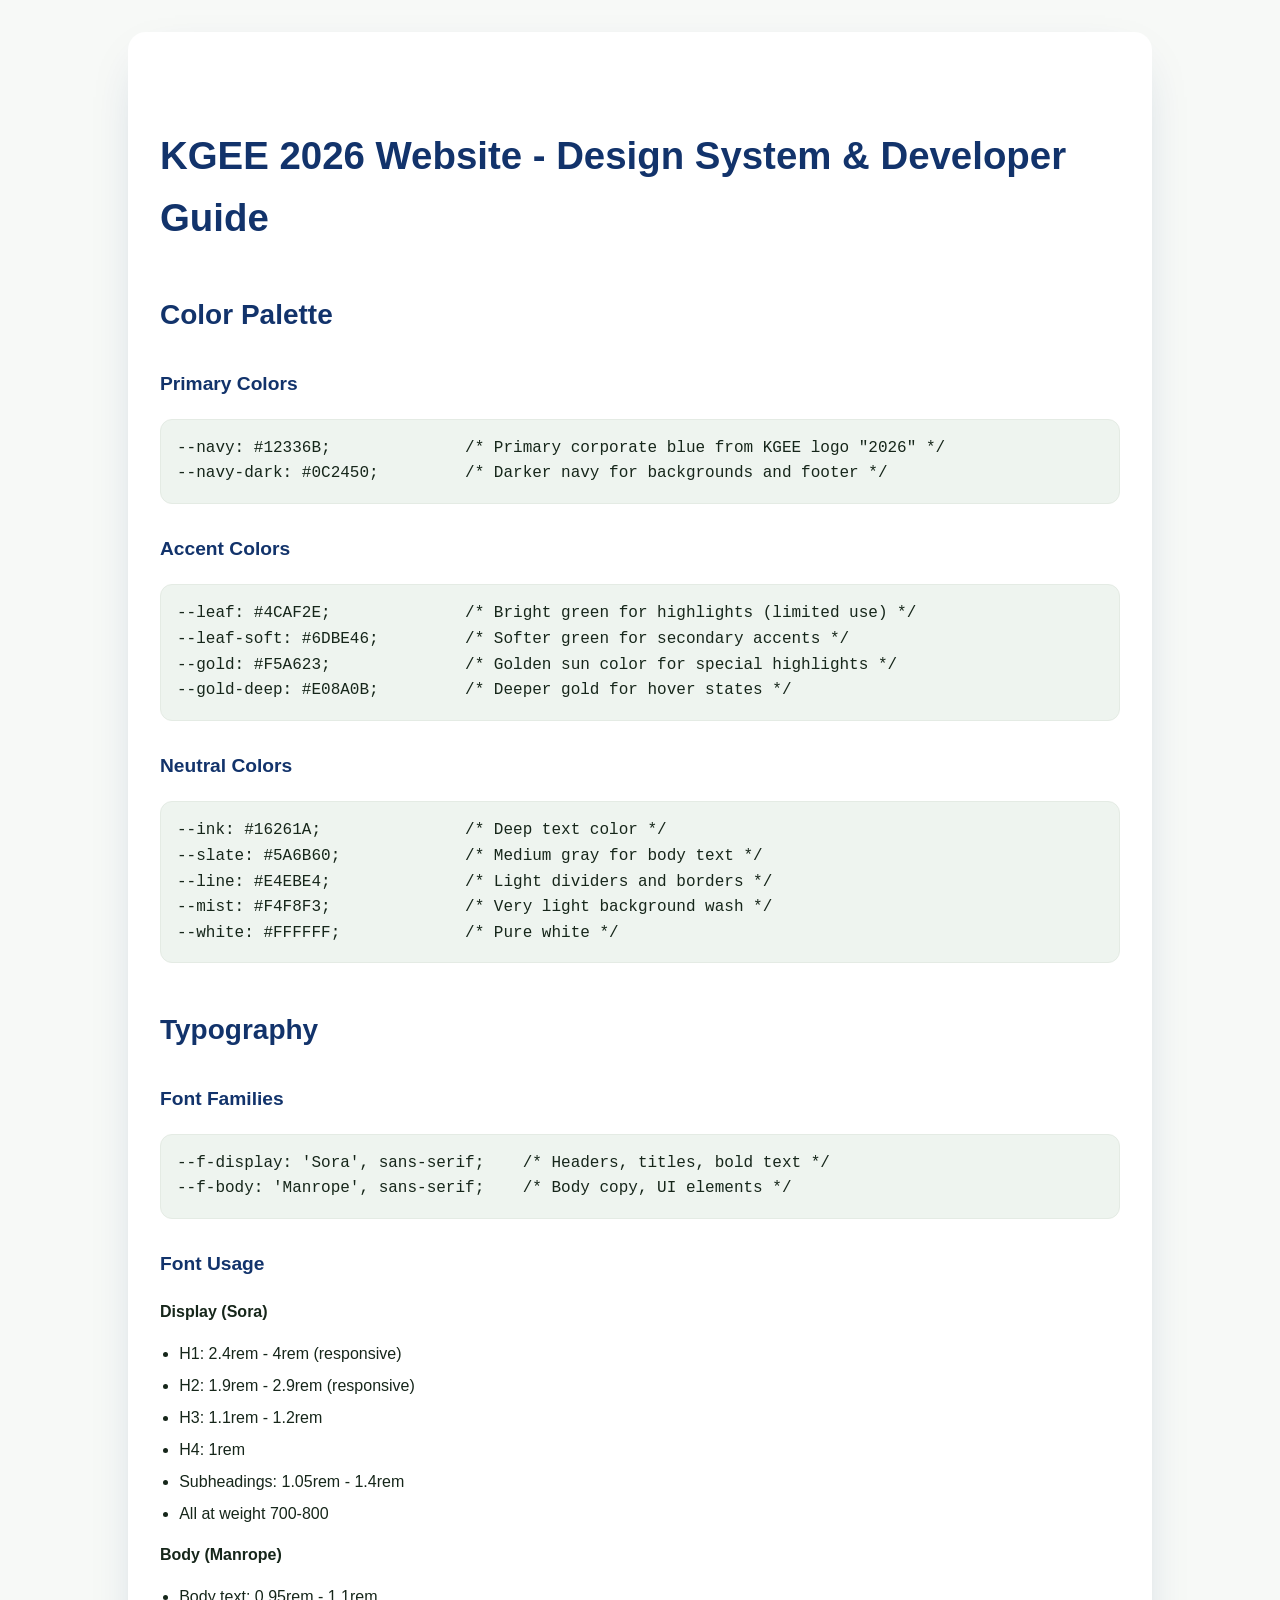
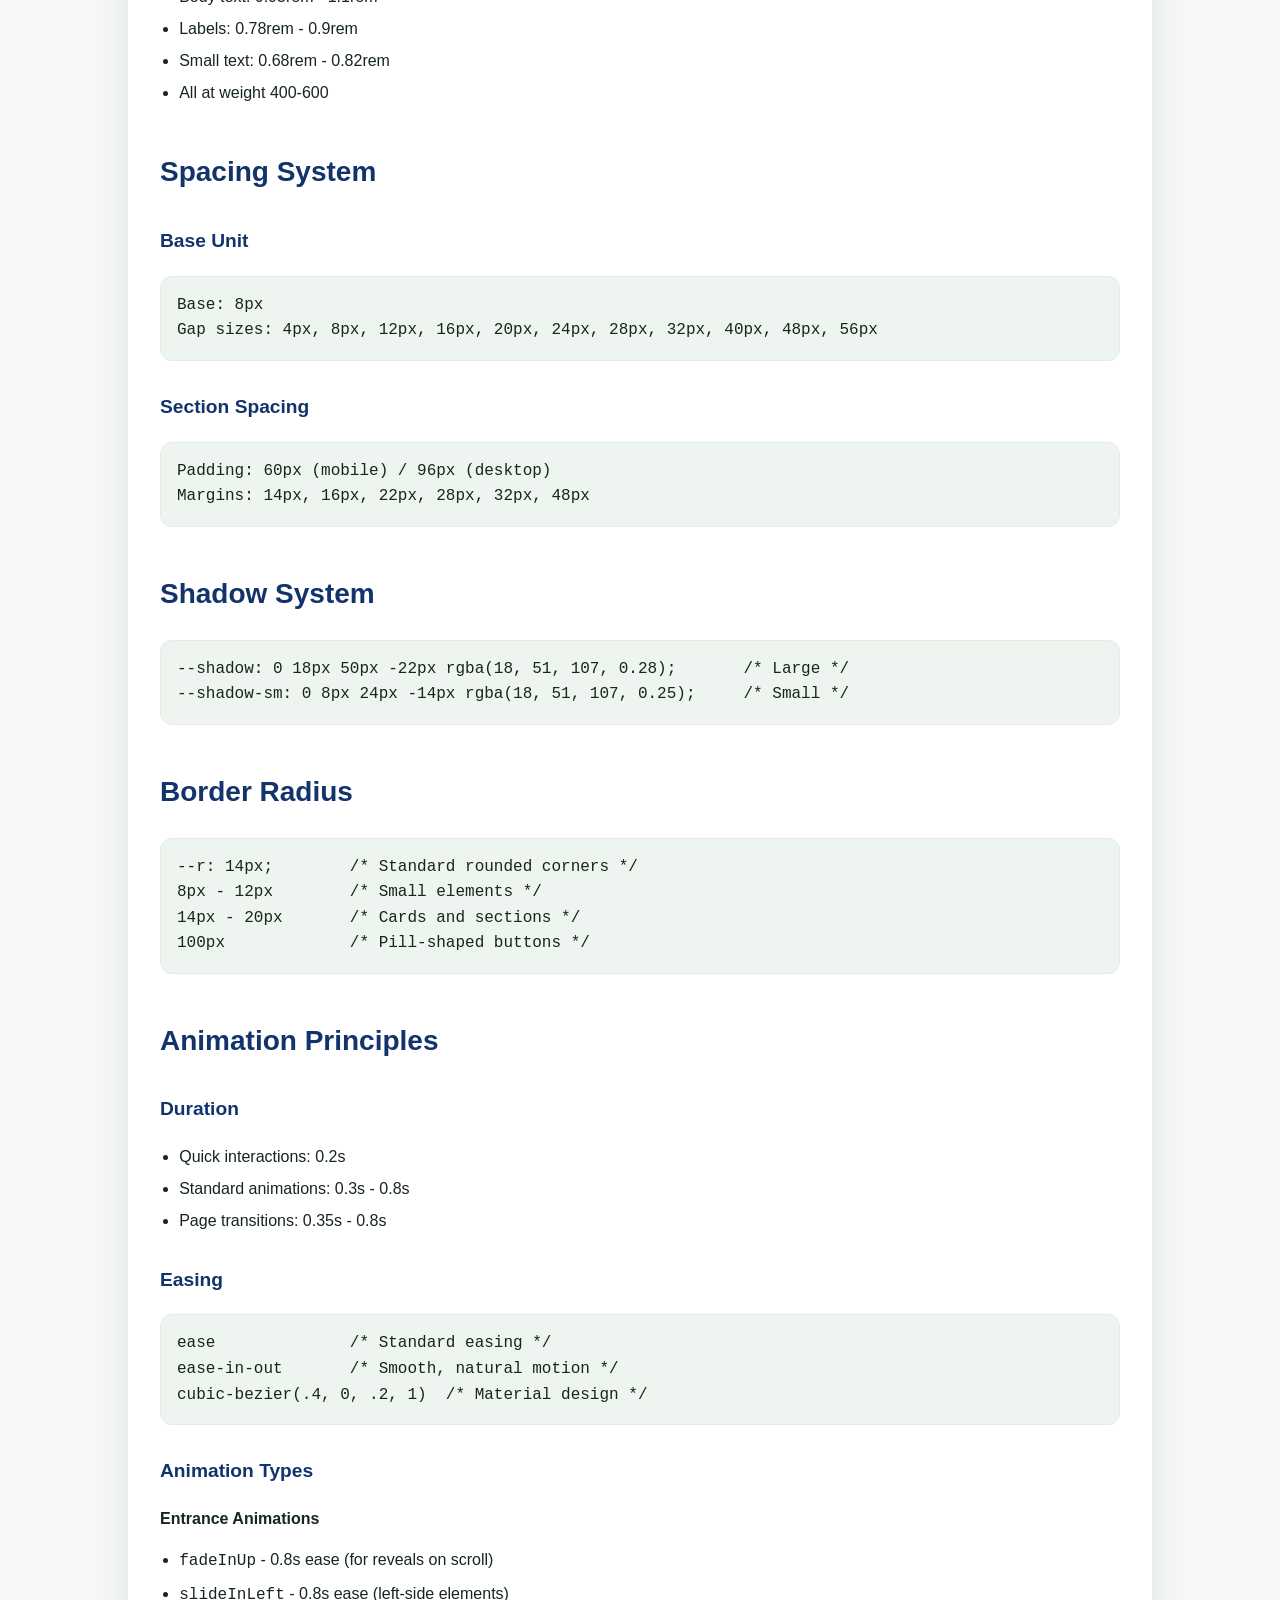
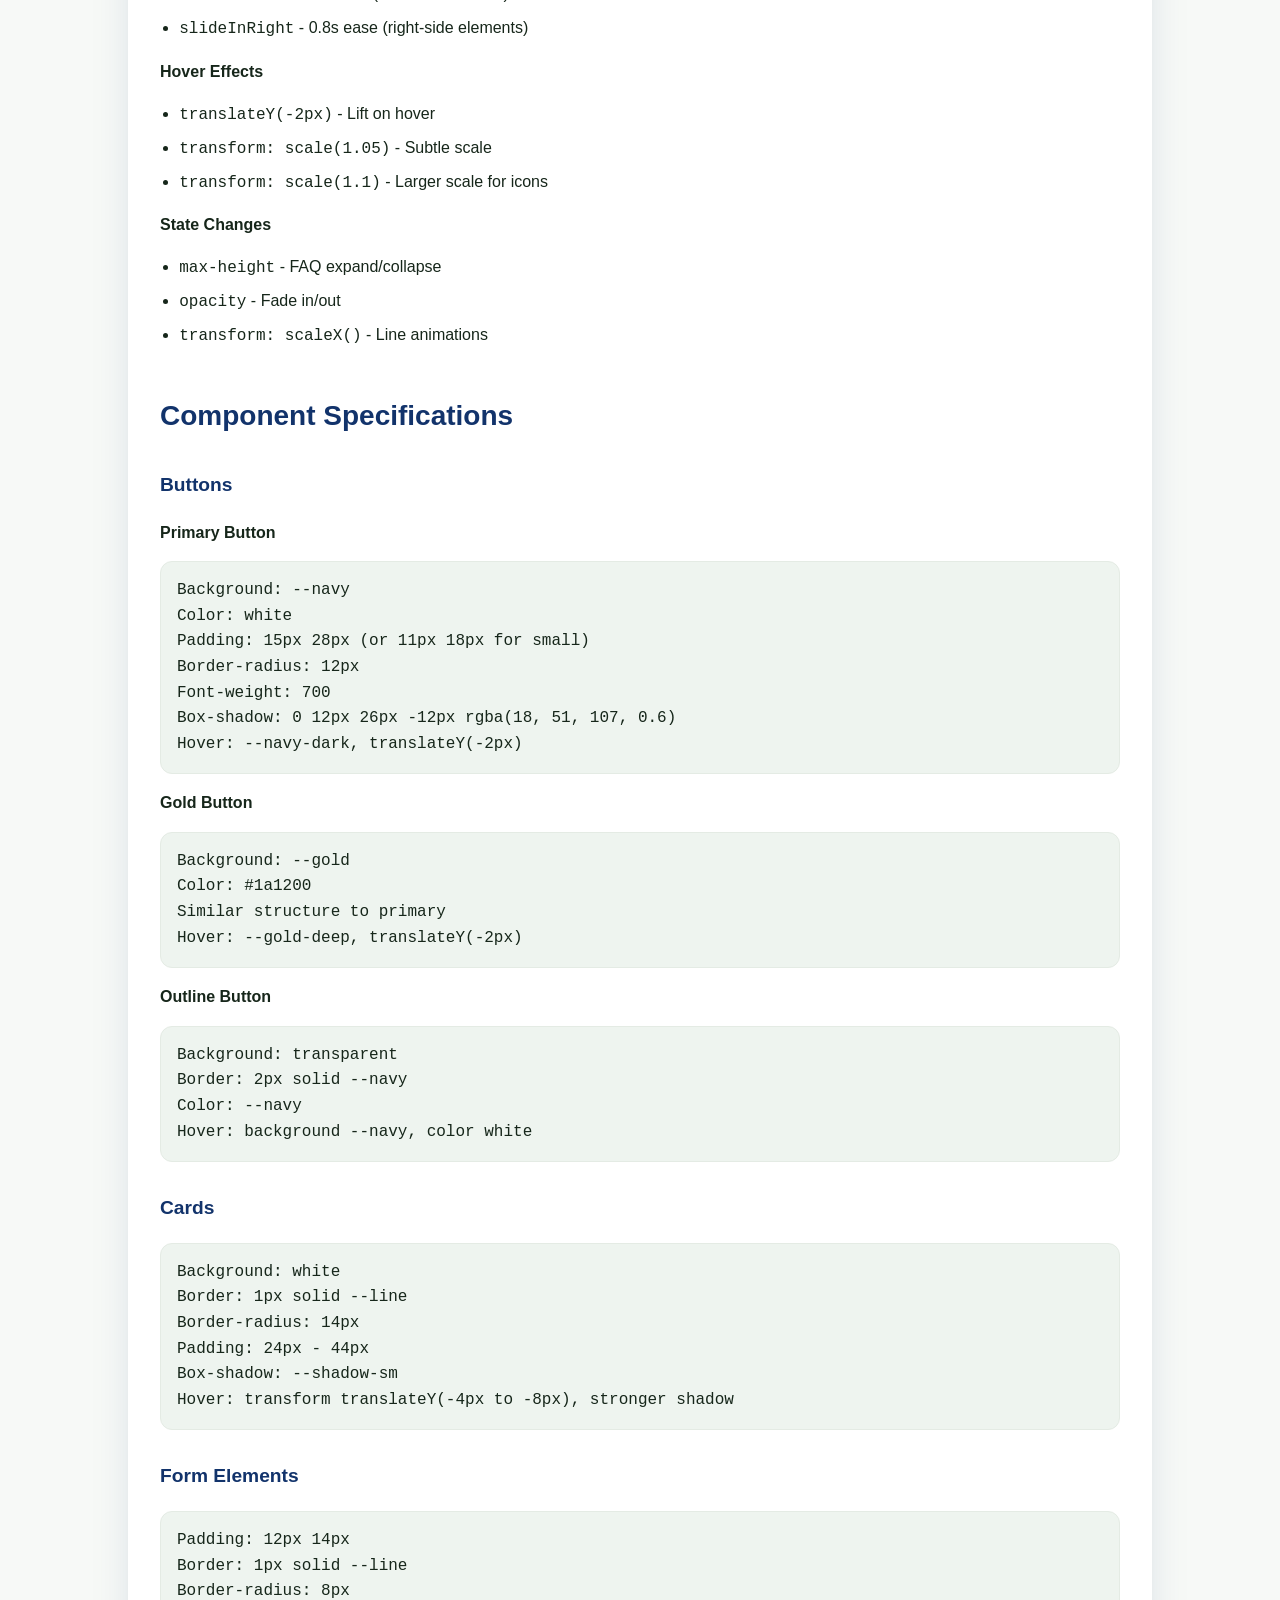
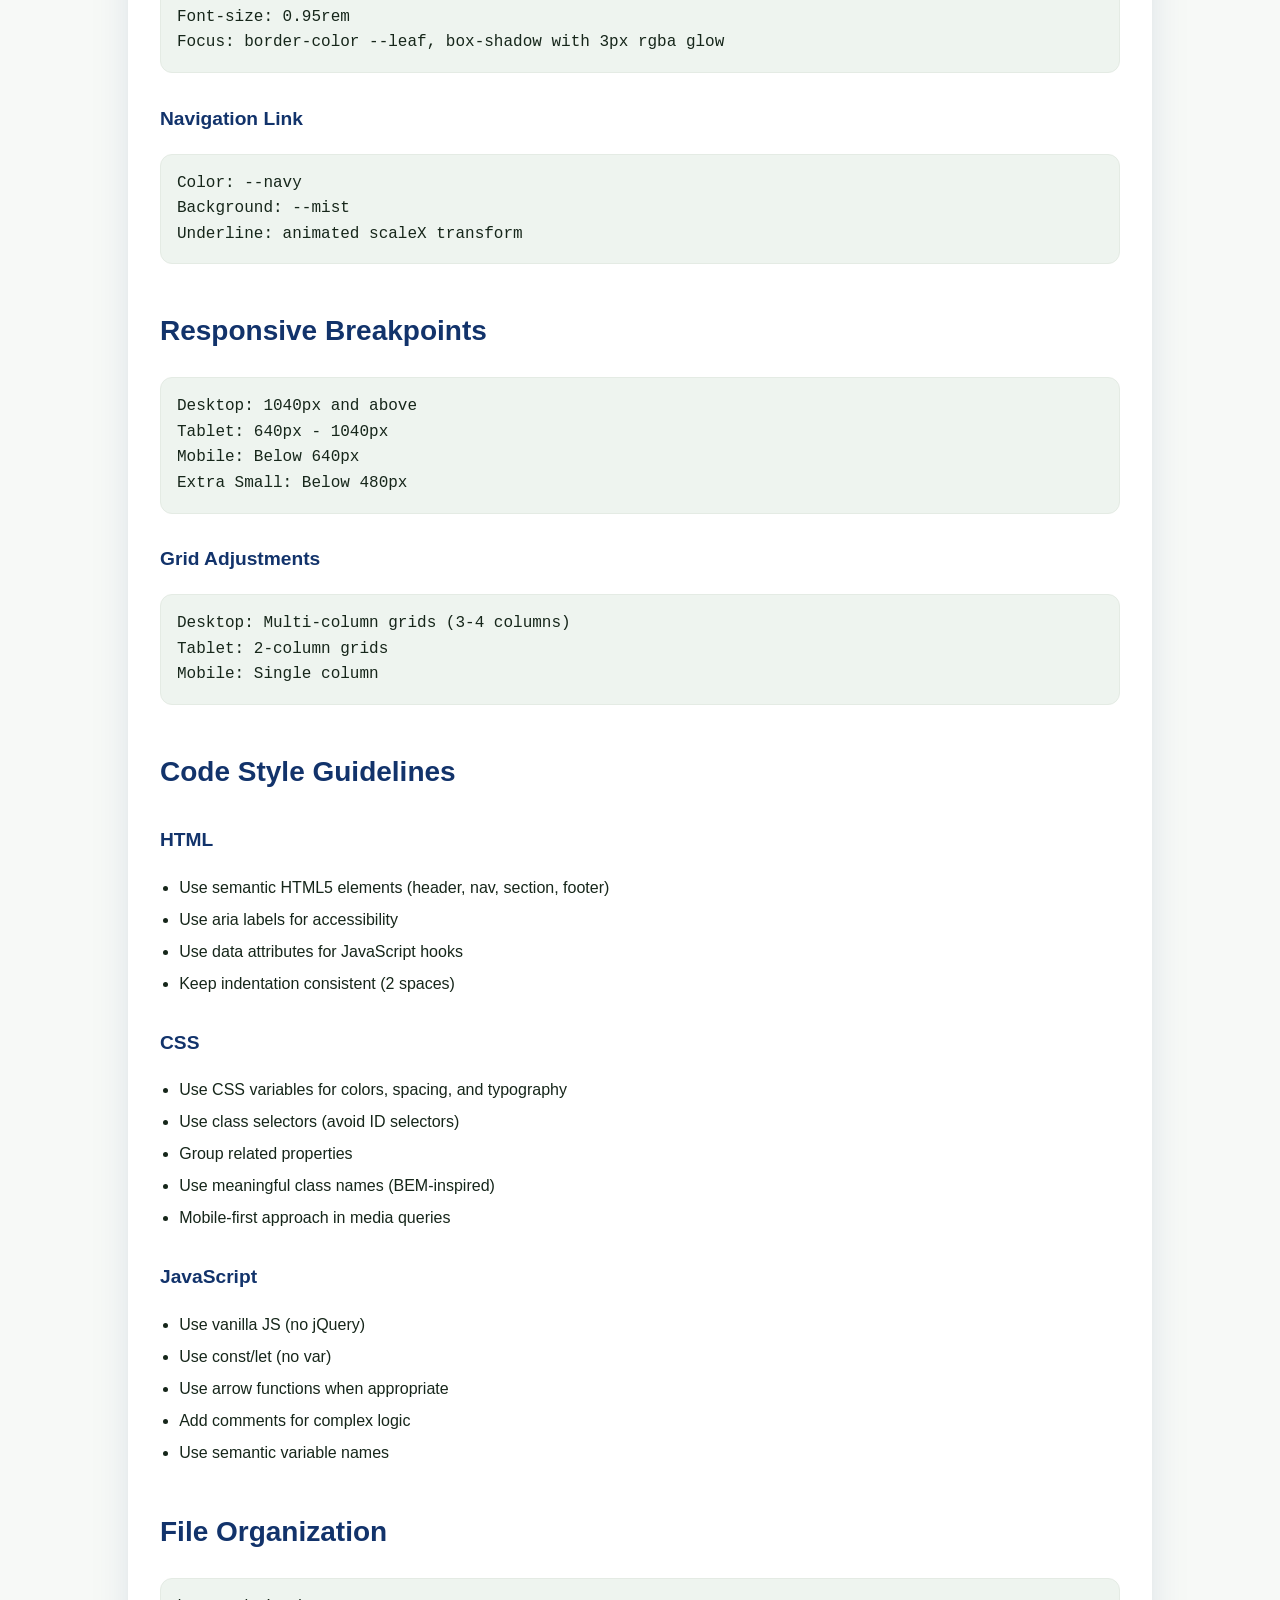
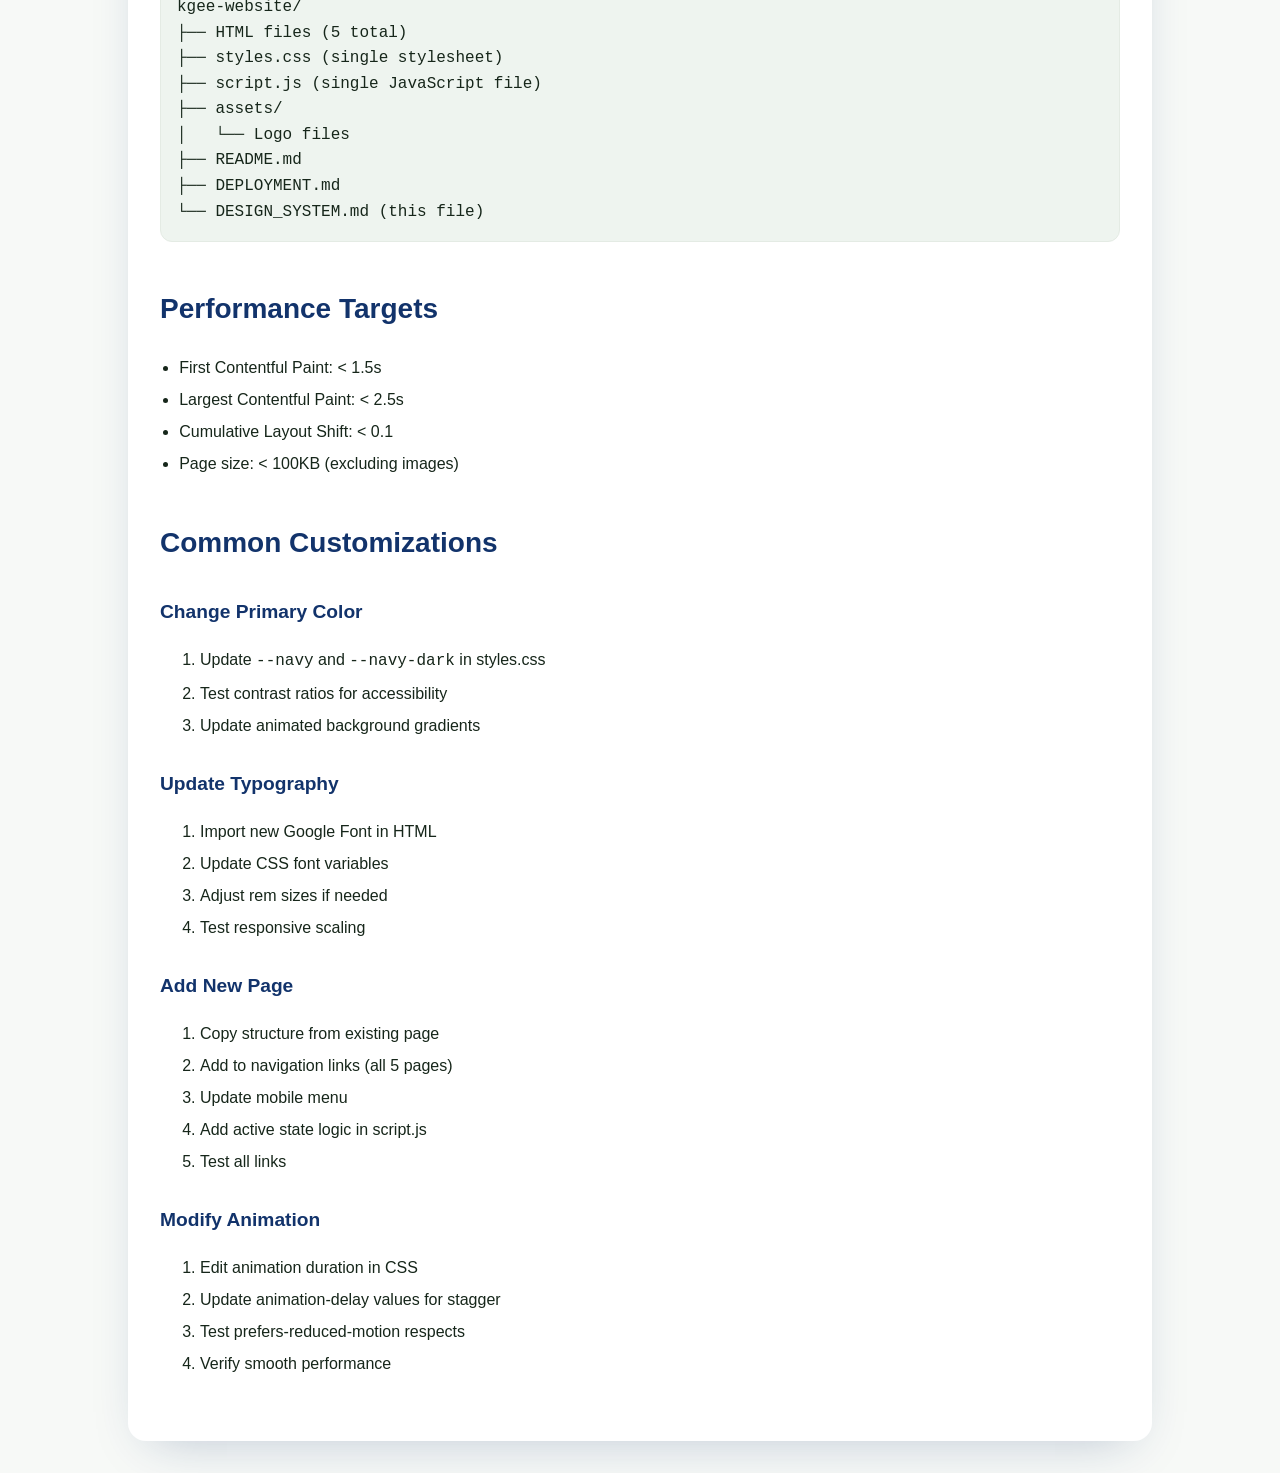
<file: kgee-website/DESIGN_SYSTEM.html>
<!DOCTYPE html>
<html lang="en">
<head>
  <meta charset="UTF-8" />
  <meta name="viewport" content="width=device-width, initial-scale=1.0" />
  <title>KGEE 2026 Website - Design System</title>
  <style>
    body { font-family: Arial, sans-serif; line-height: 1.6; margin: 0; padding: 32px; background:#f7f9f7; color:#16261a; }
    main { max-width: 960px; margin: auto; background:#ffffff; padding: 32px; border-radius: 18px; box-shadow: 0 18px 50px -22px rgba(18,51,107,0.28); }
    h1,h2,h3 { color:#12336b; margin-top: 1.6em; }
    h1 { font-size: 2.4rem; margin-bottom:0.6em; }
    h2 { font-size: 1.75rem; }
    h3 { font-size: 1.2rem; }
    pre { background:#eef4ef; border:1px solid #e4ebe4; padding:16px; border-radius:12px; overflow-x:auto; }
    code { font-family: source-code-pro, Menlo, Monaco, Consolas, 'Courier New', monospace; }
    ul { padding-left: 1.2rem; }
    li { margin-bottom: 0.4rem; }
    .section { margin-bottom: 2rem; }
    .note { background:#fcf6e8; border:1px solid #f5e2b7; padding:16px; border-radius:12px; }
  </style>
</head>
<body>
  <main>
    <h1>KGEE 2026 Website - Design System &amp; Developer Guide</h1>

    <section class="section">
      <h2>Color Palette</h2>
      <h3>Primary Colors</h3>
      <pre><code>--navy: #12336B;              /* Primary corporate blue from KGEE logo "2026" */
--navy-dark: #0C2450;         /* Darker navy for backgrounds and footer */</code></pre>

      <h3>Accent Colors</h3>
      <pre><code>--leaf: #4CAF2E;              /* Bright green for highlights (limited use) */
--leaf-soft: #6DBE46;         /* Softer green for secondary accents */
--gold: #F5A623;              /* Golden sun color for special highlights */
--gold-deep: #E08A0B;         /* Deeper gold for hover states */</code></pre>

      <h3>Neutral Colors</h3>
      <pre><code>--ink: #16261A;               /* Deep text color */
--slate: #5A6B60;             /* Medium gray for body text */
--line: #E4EBE4;              /* Light dividers and borders */
--mist: #F4F8F3;              /* Very light background wash */
--white: #FFFFFF;             /* Pure white */</code></pre>
    </section>

    <section class="section">
      <h2>Typography</h2>
      <h3>Font Families</h3>
      <pre><code>--f-display: 'Sora', sans-serif;    /* Headers, titles, bold text */
--f-body: 'Manrope', sans-serif;    /* Body copy, UI elements */</code></pre>

      <h3>Font Usage</h3>
      <p><strong>Display (Sora)</strong></p>
      <ul>
        <li>H1: 2.4rem - 4rem (responsive)</li>
        <li>H2: 1.9rem - 2.9rem (responsive)</li>
        <li>H3: 1.1rem - 1.2rem</li>
        <li>H4: 1rem</li>
        <li>Subheadings: 1.05rem - 1.4rem</li>
        <li>All at weight 700-800</li>
      </ul>
      <p><strong>Body (Manrope)</strong></p>
      <ul>
        <li>Body text: 0.95rem - 1.1rem</li>
        <li>Labels: 0.78rem - 0.9rem</li>
        <li>Small text: 0.68rem - 0.82rem</li>
        <li>All at weight 400-600</li>
      </ul>
    </section>

    <section class="section">
      <h2>Spacing System</h2>
      <h3>Base Unit</h3>
      <pre><code>Base: 8px
Gap sizes: 4px, 8px, 12px, 16px, 20px, 24px, 28px, 32px, 40px, 48px, 56px</code></pre>

      <h3>Section Spacing</h3>
      <pre><code>Padding: 60px (mobile) / 96px (desktop)
Margins: 14px, 16px, 22px, 28px, 32px, 48px</code></pre>
    </section>

    <section class="section">
      <h2>Shadow System</h2>
      <pre><code>--shadow: 0 18px 50px -22px rgba(18, 51, 107, 0.28);       /* Large */
--shadow-sm: 0 8px 24px -14px rgba(18, 51, 107, 0.25);     /* Small */</code></pre>
    </section>

    <section class="section">
      <h2>Border Radius</h2>
      <pre><code>--r: 14px;        /* Standard rounded corners */
8px - 12px        /* Small elements */
14px - 20px       /* Cards and sections */
100px             /* Pill-shaped buttons */</code></pre>
    </section>

    <section class="section">
      <h2>Animation Principles</h2>
      <h3>Duration</h3>
      <ul>
        <li>Quick interactions: 0.2s</li>
        <li>Standard animations: 0.3s - 0.8s</li>
        <li>Page transitions: 0.35s - 0.8s</li>
      </ul>
      <h3>Easing</h3>
      <pre><code>ease              /* Standard easing */
ease-in-out       /* Smooth, natural motion */
cubic-bezier(.4, 0, .2, 1)  /* Material design */</code></pre>
      <h3>Animation Types</h3>
      <p><strong>Entrance Animations</strong></p>
      <ul>
        <li><code>fadeInUp</code> - 0.8s ease (for reveals on scroll)</li>
        <li><code>slideInLeft</code> - 0.8s ease (left-side elements)</li>
        <li><code>slideInRight</code> - 0.8s ease (right-side elements)</li>
      </ul>
      <p><strong>Hover Effects</strong></p>
      <ul>
        <li><code>translateY(-2px)</code> - Lift on hover</li>
        <li><code>transform: scale(1.05)</code> - Subtle scale</li>
        <li><code>transform: scale(1.1)</code> - Larger scale for icons</li>
      </ul>
      <p><strong>State Changes</strong></p>
      <ul>
        <li><code>max-height</code> - FAQ expand/collapse</li>
        <li><code>opacity</code> - Fade in/out</li>
        <li><code>transform: scaleX()</code> - Line animations</li>
      </ul>
    </section>

    <section class="section">
      <h2>Component Specifications</h2>
      <h3>Buttons</h3>
      <p><strong>Primary Button</strong></p>
      <pre><code>Background: --navy
Color: white
Padding: 15px 28px (or 11px 18px for small)
Border-radius: 12px
Font-weight: 700
Box-shadow: 0 12px 26px -12px rgba(18, 51, 107, 0.6)
Hover: --navy-dark, translateY(-2px)</code></pre>
      <p><strong>Gold Button</strong></p>
      <pre><code>Background: --gold
Color: #1a1200
Similar structure to primary
Hover: --gold-deep, translateY(-2px)</code></pre>
      <p><strong>Outline Button</strong></p>
      <pre><code>Background: transparent
Border: 2px solid --navy
Color: --navy
Hover: background --navy, color white</code></pre>

      <h3>Cards</h3>
      <pre><code>Background: white
Border: 1px solid --line
Border-radius: 14px
Padding: 24px - 44px
Box-shadow: --shadow-sm
Hover: transform translateY(-4px to -8px), stronger shadow</code></pre>

      <h3>Form Elements</h3>
      <pre><code>Padding: 12px 14px
Border: 1px solid --line
Border-radius: 8px
Font-size: 0.95rem
Focus: border-color --leaf, box-shadow with 3px rgba glow</code></pre>

      <h3>Navigation Link</h3>
      <pre><code>Color: --navy
Background: --mist
Underline: animated scaleX transform</code></pre>
    </section>

    <section class="section">
      <h2>Responsive Breakpoints</h2>
      <pre><code>Desktop: 1040px and above
Tablet: 640px - 1040px
Mobile: Below 640px
Extra Small: Below 480px</code></pre>
      <h3>Grid Adjustments</h3>
      <pre><code>Desktop: Multi-column grids (3-4 columns)
Tablet: 2-column grids
Mobile: Single column</code></pre>
    </section>

    <section class="section">
      <h2>Code Style Guidelines</h2>
      <h3>HTML</h3>
      <ul>
        <li>Use semantic HTML5 elements (header, nav, section, footer)</li>
        <li>Use aria labels for accessibility</li>
        <li>Use data attributes for JavaScript hooks</li>
        <li>Keep indentation consistent (2 spaces)</li>
      </ul>
      <h3>CSS</h3>
      <ul>
        <li>Use CSS variables for colors, spacing, and typography</li>
        <li>Use class selectors (avoid ID selectors)</li>
        <li>Group related properties</li>
        <li>Use meaningful class names (BEM-inspired)</li>
        <li>Mobile-first approach in media queries</li>
      </ul>
      <h3>JavaScript</h3>
      <ul>
        <li>Use vanilla JS (no jQuery)</li>
        <li>Use const/let (no var)</li>
        <li>Use arrow functions when appropriate</li>
        <li>Add comments for complex logic</li>
        <li>Use semantic variable names</li>
      </ul>
    </section>

    <section class="section">
      <h2>File Organization</h2>
      <pre><code>kgee-website/
├── HTML files (5 total)
├── styles.css (single stylesheet)
├── script.js (single JavaScript file)
├── assets/
│   └── Logo files
├── README.md
├── DEPLOYMENT.md
└── DESIGN_SYSTEM.md (this file)</code></pre>
    </section>

    <section class="section">
      <h2>Performance Targets</h2>
      <ul>
        <li>First Contentful Paint: &lt; 1.5s</li>
        <li>Largest Contentful Paint: &lt; 2.5s</li>
        <li>Cumulative Layout Shift: &lt; 0.1</li>
        <li>Page size: &lt; 100KB (excluding images)</li>
      </ul>
    </section>

    <section class="section">
      <h2>Common Customizations</h2>
      <h3>Change Primary Color</h3>
      <ol>
        <li>Update <code>--navy</code> and <code>--navy-dark</code> in styles.css</li>
        <li>Test contrast ratios for accessibility</li>
        <li>Update animated background gradients</li>
      </ol>
      <h3>Update Typography</h3>
      <ol>
        <li>Import new Google Font in HTML</li>
        <li>Update CSS font variables</li>
        <li>Adjust rem sizes if needed</li>
        <li>Test responsive scaling</li>
      </ol>
      <h3>Add New Page</h3>
      <ol>
        <li>Copy structure from existing page</li>
        <li>Add to navigation links (all 5 pages)</li>
        <li>Update mobile menu</li>
        <li>Add active state logic in script.js</li>
        <li>Test all links</li>
      </ol>
      <h3>Modify Animation</h3>
      <ol>
        <li>Edit animation duration in CSS</li>
        <li>Update animation-delay values for stagger</li>
        <li>Test prefers-reduced-motion respects</li>
        <li>Verify smooth performance</li>
      </ol>
    </section>
  </main>
</body>
</html>
</file>
